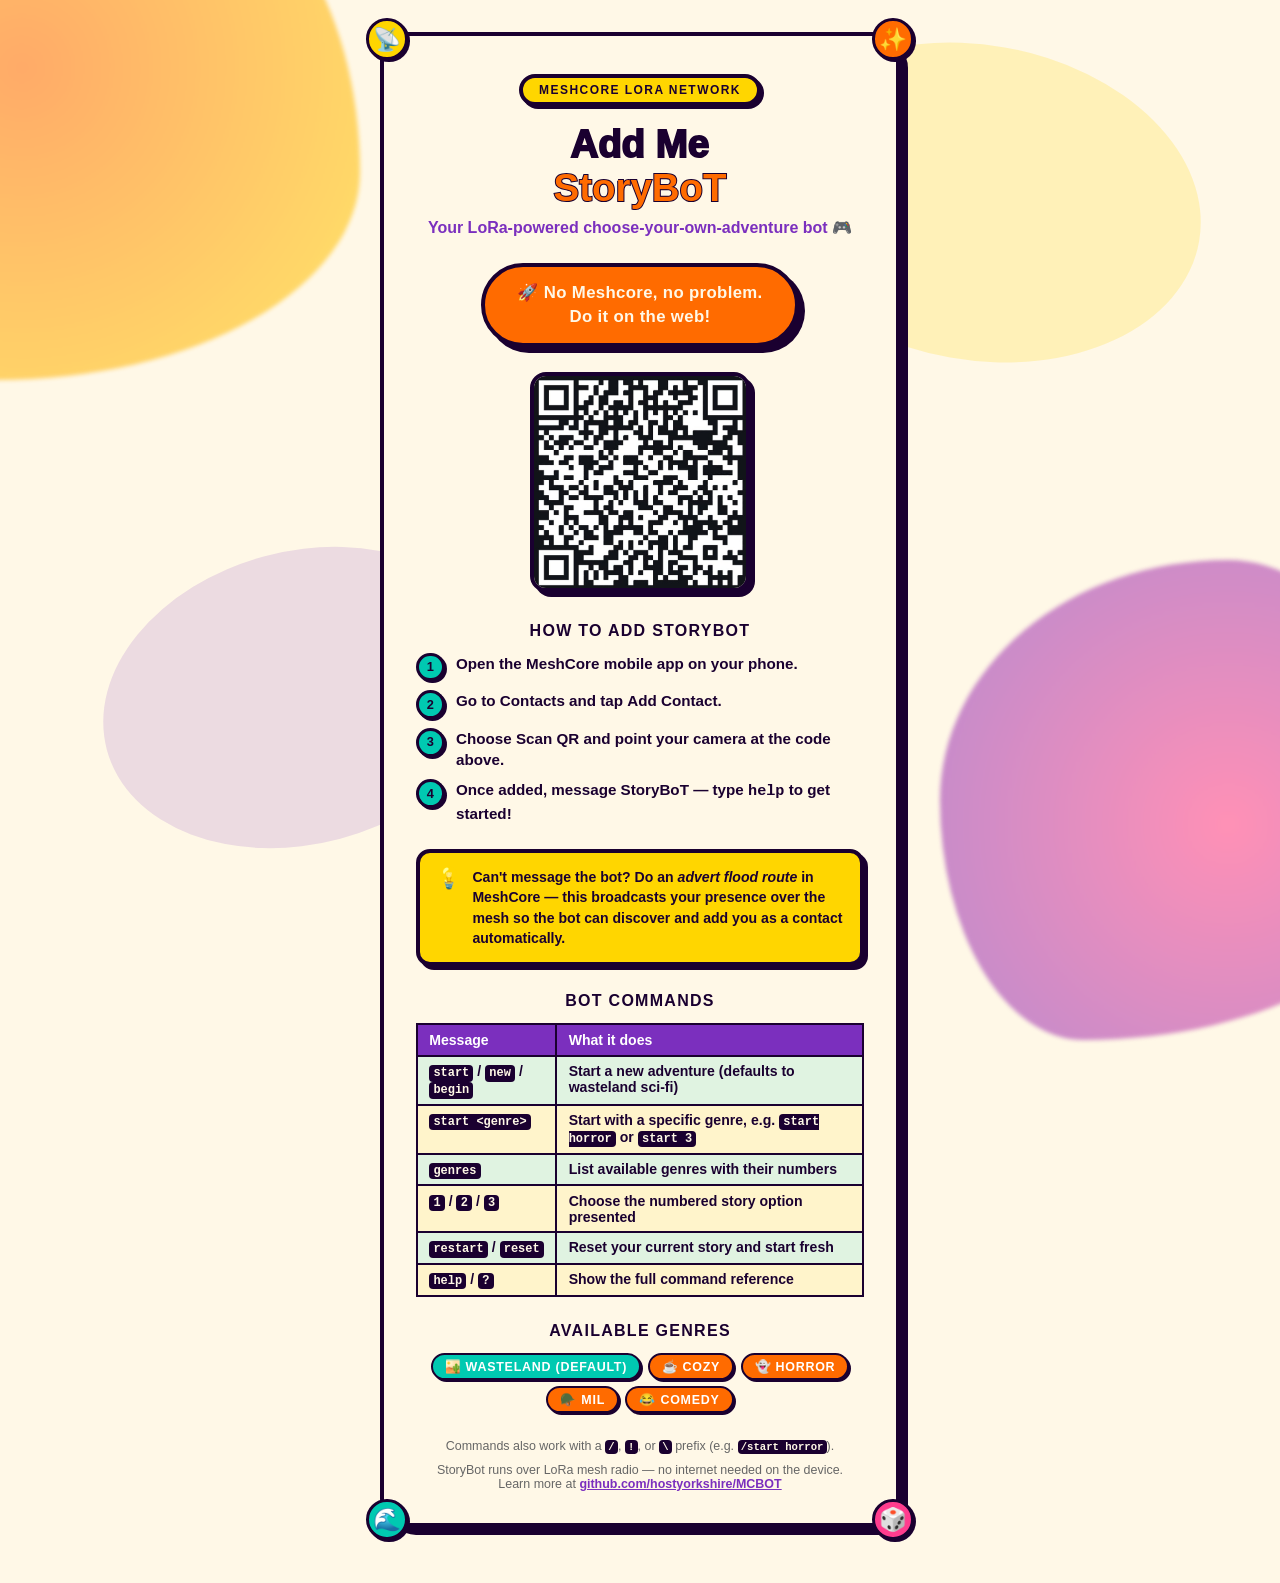
<file: website/index.html>
<!DOCTYPE html>
<html lang="en">
<head>
  <meta charset="UTF-8" />
  <meta name="viewport" content="width=device-width, initial-scale=1.0" />
  <title>Story BoT – Add Me on MeshCore</title>
  <style>
    /* ── Reset ─────────────────────────────────────────────────── */
    *, *::before, *::after { box-sizing: border-box; margin: 0; padding: 0; }

    /* ── Colour palette (bold 70s lava-lamp) ───────────────────── */
    :root {
      --blob-orange:  #FF6B00;
      --blob-yellow:  #FFD600;
      --blob-pink:    #FF3C8E;
      --blob-teal:    #00C9B1;
      --blob-purple:  #7B2FBE;
      --ink:          #1A0030;
      --cream:        #FFF8E7;
      --outline:      4px solid var(--ink);
    }

    /* ── Page background + blob shapes ─────────────────────────── */
    body {
      min-height: 100vh;
      background-color: var(--cream);
      font-family: "Trebuchet MS", "Comic Sans MS", sans-serif;
      color: var(--ink);
      overflow-x: hidden;
      display: flex;
      flex-direction: column;
      align-items: center;
      justify-content: center;
      padding: 2rem 1rem 4rem;
      position: relative;
    }

    /* Background blob decorations */
    body::before,
    body::after {
      content: "";
      position: fixed;
      z-index: 0;
      border-radius: 60% 40% 70% 30% / 50% 60% 40% 50%;
      filter: blur(2px);
      opacity: 0.55;
    }
    body::before {
      width: 520px; height: 520px;
      background: radial-gradient(circle at 35% 40%, var(--blob-orange), var(--blob-yellow));
      top: -140px; left: -160px;
    }
    body::after {
      width: 480px; height: 480px;
      background: radial-gradient(circle at 60% 55%, var(--blob-pink), var(--blob-purple));
      bottom: -140px; right: -140px;
    }

    /* Extra mid-page blobs via SVG overlay */
    .blobs-bg {
      position: fixed;
      inset: 0;
      z-index: 0;
      pointer-events: none;
      overflow: hidden;
    }
    .blobs-bg svg { width: 100%; height: 100%; }

    /* ── Card ───────────────────────────────────────────────────── */
    .card {
      position: relative;
      z-index: 1;
      background: var(--cream);
      border: var(--outline);
      border-radius: 28px;
      box-shadow: 8px 8px 0 var(--ink);
      max-width: 520px;
      width: 100%;
      padding: 2.4rem 2rem 2rem;
      text-align: center;
    }

    /* ── Sticker badge (top label) ──────────────────────────────── */
    .badge {
      display: inline-block;
      background: var(--blob-yellow);
      border: var(--outline);
      border-radius: 50px;
      font-size: 0.75rem;
      font-weight: 800;
      letter-spacing: 0.12em;
      text-transform: uppercase;
      padding: 0.3rem 1rem;
      margin-bottom: 1rem;
      box-shadow: 3px 3px 0 var(--ink);
    }

    /* ── Heading ────────────────────────────────────────────────── */
    h1 {
      font-size: clamp(1.7rem, 5vw, 2.4rem);
      font-weight: 900;
      line-height: 1.15;
      margin-bottom: 0.5rem;
      /* thick text stroke for sticker look */
      -webkit-text-stroke: 2px var(--ink);
      paint-order: stroke fill;
    }
    h1 span { color: var(--blob-orange); }

    .tagline {
      font-size: 1rem;
      font-weight: 700;
      margin-bottom: 1.6rem;
      color: var(--blob-purple);
    }

    /* ── QR frame ───────────────────────────────────────────────── */
    .qr-wrapper {
      position: relative;
      display: inline-block;
      margin-bottom: 1.6rem;
    }

    .qr-img {
      display: block;
      width: 220px;
      height: 220px;
      border: var(--outline);
      border-radius: 16px;
      box-shadow: 5px 5px 0 var(--ink);
      background: white;
    }

    /* ── Steps ──────────────────────────────────────────────────── */
    .steps-heading {
      font-size: 1rem;
      font-weight: 900;
      text-transform: uppercase;
      letter-spacing: 0.08em;
      margin-bottom: 0.8rem;
    }

    ol.steps {
      list-style: none;
      text-align: left;
      display: flex;
      flex-direction: column;
      gap: 0.55rem;
      margin-bottom: 1.6rem;
    }
    ol.steps li {
      display: flex;
      align-items: flex-start;
      gap: 0.7rem;
      font-size: 0.95rem;
      font-weight: 600;
      line-height: 1.4;
    }
    ol.steps li .num {
      flex-shrink: 0;
      width: 1.8rem;
      height: 1.8rem;
      border: 3px solid var(--ink);
      border-radius: 50%;
      background: var(--blob-teal);
      display: flex;
      align-items: center;
      justify-content: center;
      font-size: 0.8rem;
      font-weight: 900;
      box-shadow: 2px 2px 0 var(--ink);
    }

    /* ── Info pill ──────────────────────────────────────────────── */
    .info-pill {
      display: inline-block;
      background: var(--blob-pink);
      color: white;
      border: var(--outline);
      border-radius: 50px;
      padding: 0.45rem 1.2rem;
      font-size: 0.82rem;
      font-weight: 800;
      box-shadow: 3px 3px 0 var(--ink);
      margin-bottom: 1.4rem;
      text-transform: uppercase;
      letter-spacing: 0.05em;
    }

    /* ── Web chat button ────────────────────────────────────────── */
    .btn-web-chat {
      display: inline-block;
      background: var(--blob-orange);
      color: var(--cream);
      border: var(--outline);
      border-radius: 50px;
      padding: 0.9rem 2rem;
      font-size: 1.05rem;
      font-family: inherit;
      font-weight: 900;
      cursor: pointer;
      box-shadow: 6px 6px 0 var(--ink);
      text-decoration: none;
      margin-bottom: 1.6rem;
      transition: transform 80ms, box-shadow 80ms;
      letter-spacing: 0.02em;
      line-height: 1.4;
    }
    .btn-web-chat:hover,
    .btn-web-chat:focus {
      transform: translate(3px, 3px);
      box-shadow: 3px 3px 0 var(--ink);
    }

    /* ── Tap link (mobile fallback below QR) ───────────────────── */
    .qr-tap-link {
      display: block;
      margin-top: -0.8rem;
      margin-bottom: 1.2rem;
      font-size: 0.78rem;
      font-weight: 700;
      color: var(--blob-purple);
      text-decoration: underline;
      overflow-wrap: anywhere;
    }

    /* ── Commands section ───────────────────────────────────────── */
    .commands-heading {
      font-size: 1rem;
      font-weight: 900;
      text-transform: uppercase;
      letter-spacing: 0.08em;
      margin-bottom: 0.8rem;
    }

    .commands-table {
      width: 100%;
      border-collapse: collapse;
      text-align: left;
      margin-bottom: 1.6rem;
      font-size: 0.88rem;
    }
    .commands-table th {
      background: var(--blob-purple);
      color: white;
      padding: 0.45rem 0.7rem;
      font-weight: 900;
      border: 2px solid var(--ink);
    }
    .commands-table td {
      padding: 0.4rem 0.7rem;
      border: 2px solid var(--ink);
      font-weight: 600;
      vertical-align: top;
    }
    .commands-table tr:nth-child(odd) td {
      background: rgba(0, 201, 177, 0.12);
    }
    .commands-table tr:nth-child(even) td {
      background: rgba(255, 214, 0, 0.12);
    }
    .commands-table code {
      background: var(--ink);
      color: var(--cream);
      border-radius: 4px;
      padding: 0.1em 0.35em;
      font-size: 0.85em;
      font-weight: 700;
    }

    .genres-pill {
      display: flex;
      flex-wrap: wrap;
      gap: 0.4rem;
      justify-content: center;
      margin-bottom: 1.6rem;
    }
    .genre-tag {
      background: var(--blob-orange);
      color: white;
      border: 2px solid var(--ink);
      border-radius: 50px;
      padding: 0.25rem 0.75rem;
      font-size: 0.78rem;
      font-weight: 800;
      box-shadow: 2px 2px 0 var(--ink);
      text-transform: uppercase;
      letter-spacing: 0.06em;
    }
    .genre-tag.default {
      background: var(--blob-teal);
    }

    .inline-code {
      background: var(--ink);
      color: var(--cream);
      border-radius: 4px;
      padding: 0.1em 0.3em;
      font-size: 0.85em;
      font-weight: 700;
    }

    /* ── Tip note ───────────────────────────────────────────────── */
    .tip-note {
      display: flex;
      align-items: flex-start;
      gap: 0.65rem;
      background: var(--blob-yellow);
      border: var(--outline);
      border-radius: 14px;
      box-shadow: 4px 4px 0 var(--ink);
      padding: 0.85rem 1rem;
      margin-bottom: 1.6rem;
      text-align: left;
      font-size: 0.88rem;
      font-weight: 700;
      line-height: 1.45;
    }
    .tip-note .tip-icon {
      flex-shrink: 0;
      font-size: 1.3rem;
      line-height: 1;
      margin-top: 0.05rem;
    }

    /* ── Footer note ────────────────────────────────────────────── */
    .footer-note {
      font-size: 0.78rem;
      color: #666;
      margin-top: 0.6rem;
    }
    .footer-note a {
      color: var(--blob-purple);
      font-weight: 700;
      text-decoration: underline;
    }

    /* ── Decorative corner stickers ─────────────────────────────── */
    .sticker {
      position: absolute;
      border: 3px solid var(--ink);
      border-radius: 50%;
      font-size: 1.4rem;
      width: 2.6rem;
      height: 2.6rem;
      display: flex;
      align-items: center;
      justify-content: center;
      box-shadow: 2px 2px 0 var(--ink);
    }
    .sticker-tl { top: -1.1rem; left: -1.1rem; background: var(--blob-yellow); }
    .sticker-tr { top: -1.1rem; right: -1.1rem; background: var(--blob-orange); }
    .sticker-bl { bottom: -1.1rem; left: -1.1rem; background: var(--blob-teal); }
    .sticker-br { bottom: -1.1rem; right: -1.1rem; background: var(--blob-pink); }
  </style>
</head>
<body>

  <!-- ── Decorative blob SVG background ───────────────────────── -->
  <div class="blobs-bg" aria-hidden="true">
    <svg viewBox="0 0 1200 800" preserveAspectRatio="xMidYMid slice"
         xmlns="http://www.w3.org/2000/svg">
      <ellipse cx="600" cy="400" rx="220" ry="160"
               fill="#00C9B1" opacity="0.18"
               transform="rotate(25 600 400)" />
      <ellipse cx="300" cy="620" rx="180" ry="130"
               fill="#7B2FBE" opacity="0.14"
               transform="rotate(-15 300 620)" />
      <ellipse cx="900" cy="180" rx="200" ry="140"
               fill="#FFD600" opacity="0.2"
               transform="rotate(10 900 180)" />
    </svg>
  </div>

  <!-- ── Main card ─────────────────────────────────────────────── -->
  <main>
    <article class="card" aria-labelledby="page-title">

      <!-- Corner stickers -->
      <div class="sticker sticker-tl" aria-hidden="true">📡</div>
      <div class="sticker sticker-tr" aria-hidden="true">✨</div>
      <div class="sticker sticker-bl" aria-hidden="true">🌊</div>
      <div class="sticker sticker-br" aria-hidden="true">🎲</div>

      <!-- Badge -->
      <p class="badge">MeshCore LoRa Network</p>

      <!-- Heading -->
      <h1 id="page-title">Add Me<br><span>StoryBoT</span></h1>
      <p class="tagline">Your LoRa-powered choose-your-own-adventure bot 🎮</p>

      <!-- Web chat call-to-action -->
      <a href="chat.html" class="btn-web-chat">
        🚀 No Meshcore, no problem.<br>Do it on the web!
      </a>

      <!-- QR code area -->
      <div class="qr-wrapper" role="img" aria-label="QR code to add StoryBoT as a MeshCore contact">
        <img
          id="qr-image"
          class="qr-img"
          src="qr.png"
          alt="QR code for adding StoryBoT on MeshCore"
          width="220"
          height="220"
        />
      </div>

      <!-- How-to steps -->
      <h2 class="steps-heading">How to add StoryBoT</h2>
      <ol class="steps" aria-label="Steps to add MCBOT on MeshCore">
        <li>
          <span class="num" aria-hidden="true">1</span>
          <span>Open the <strong>MeshCore</strong> mobile app on your phone.</span>
        </li>
        <li>
          <span class="num" aria-hidden="true">2</span>
          <span>Go to <strong>Contacts</strong> and tap <strong>Add Contact</strong>.</span>
        </li>
        <li>
          <span class="num" aria-hidden="true">3</span>
          <span>Choose <strong>Scan QR</strong> and point your camera at the code above.</span>
        </li>
        <li>
          <span class="num" aria-hidden="true">4</span>
          <span>Once added, message StoryBoT — type <code>help</code> to get started!</span>
        </li>
      </ol>

      <!-- Advert flood tip -->
      <div class="tip-note" role="note" aria-label="Tip: if you cannot message the bot">
        <span class="tip-icon" aria-hidden="true">💡</span>
        <span>
          <strong>Can't message the bot?</strong> Do an <em>advert flood route</em> in MeshCore
          — this broadcasts your presence over the mesh so the bot can discover and add you as a contact automatically.
        </span>
      </div>

      <!-- Bot commands reference -->
      <h2 class="commands-heading">Bot Commands</h2>
      <table class="commands-table" aria-label="Bot command reference">
        <thead>
          <tr>
            <th scope="col">Message</th>
            <th scope="col">What it does</th>
          </tr>
        </thead>
        <tbody>
          <tr>
            <td><code>start</code> / <code>new</code> / <code>begin</code></td>
            <td>Start a new adventure (defaults to wasteland sci-fi)</td>
          </tr>
          <tr>
            <td><code>start &lt;genre&gt;</code></td>
            <td>Start with a specific genre, e.g. <code>start horror</code> or <code>start 3</code></td>
          </tr>
          <tr>
            <td><code>genres</code></td>
            <td>List available genres with their numbers</td>
          </tr>
          <tr>
            <td><code>1</code> / <code>2</code> / <code>3</code></td>
            <td>Choose the numbered story option presented</td>
          </tr>
          <tr>
            <td><code>restart</code> / <code>reset</code></td>
            <td>Reset your current story and start fresh</td>
          </tr>
          <tr>
            <td><code>help</code> / <code>?</code></td>
            <td>Show the full command reference</td>
          </tr>
        </tbody>
      </table>

      <!-- Available genres -->
      <h2 class="commands-heading">Available Genres</h2>
      <div class="genres-pill" aria-label="Available story genres">
        <span class="genre-tag default">🏜️ wasteland (default)</span>
        <span class="genre-tag">☕ cozy</span>
        <span class="genre-tag">👻 horror</span>
        <span class="genre-tag">🪖 mil</span>
        <span class="genre-tag">😂 comedy</span>
      </div>

      <p class="footer-note">
        Commands also work with a <code class="inline-code">/</code>,
        <code class="inline-code">!</code>, or
        <code class="inline-code">\</code> prefix (e.g. <code class="inline-code">/start horror</code>).
      </p>

      <p class="footer-note">
        StoryBot runs over LoRa mesh radio — no internet needed on the device.<br>
        Learn more at
        <a href="https://github.com/hostyorkshire/MCBOT" target="_blank" rel="noopener">
          github.com/hostyorkshire/MCBOT
        </a>
      </p>

    </article>
  </main>

</body>
</html>
</file>
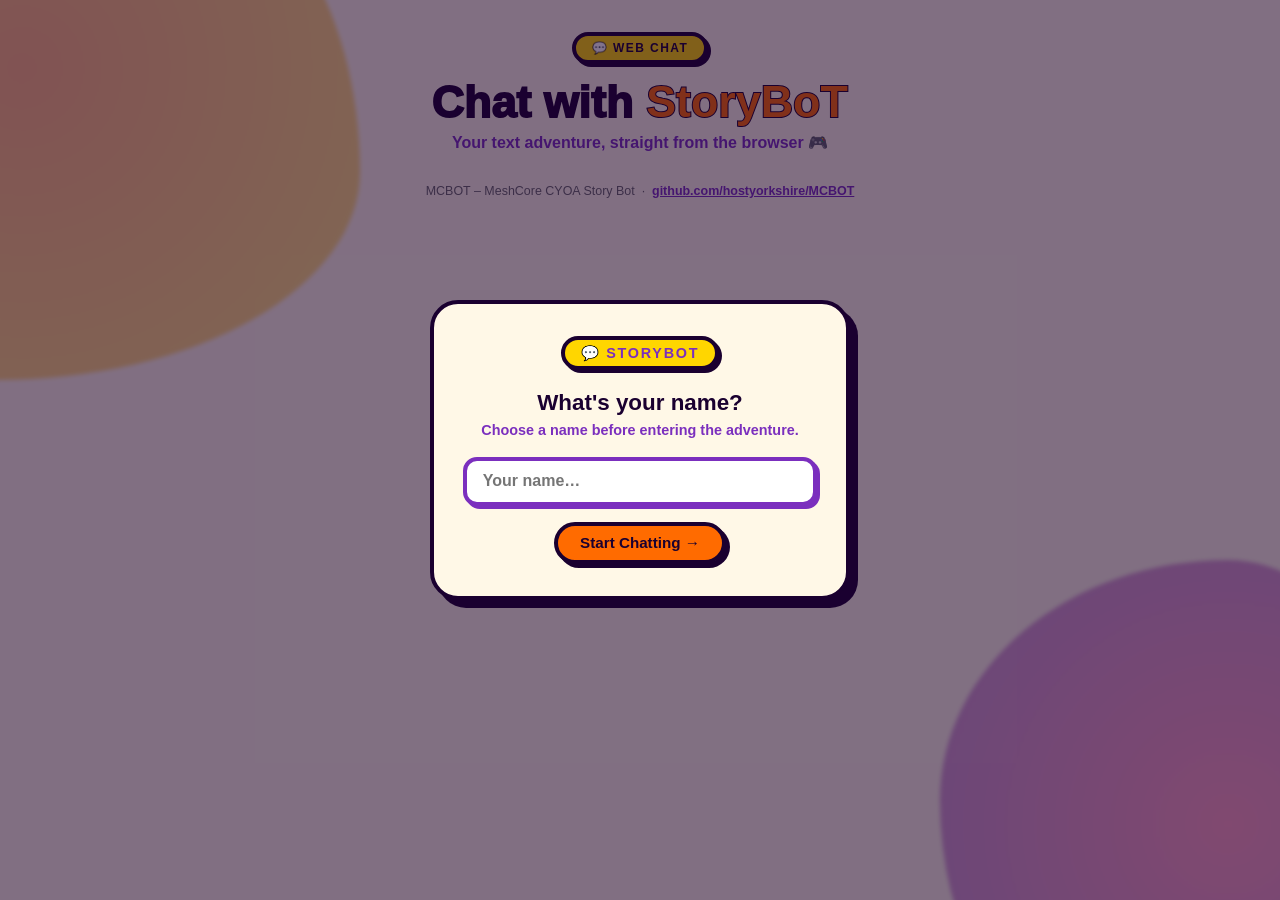
<file: website/chat.html>
<!DOCTYPE html>
<html lang="en">
<head>
  <meta charset="UTF-8" />
  <meta name="viewport" content="width=device-width, initial-scale=1.0" />
  <title>Chat with StoryBoT</title>

  <style>
    /* ── Reset ────────────────────────────────────────────────────────── */
    *, *::before, *::after { box-sizing: border-box; margin: 0; padding: 0; }

    /* ── Colour palette (matches dashboard/static/style.css) ──────────── */
    :root {
      --blob-orange:  #FF6B00;
      --blob-yellow:  #FFD600;
      --blob-pink:    #FF3C8E;
      --blob-teal:    #00C9B1;
      --blob-purple:  #7B2FBE;
      --ink:          #1A0030;
      --cream:        #FFF8E7;
      --outline:      4px solid var(--ink);
    }

    /* ── Page background + blob shapes ───────────────────────────────── */
    body {
      min-height: 100vh;
      background-color: var(--cream);
      font-family: "Trebuchet MS", "Comic Sans MS", sans-serif;
      color: var(--ink);
      overflow-x: hidden;
      padding: 2rem 1rem 4rem;
      position: relative;
    }

    body::before,
    body::after {
      content: "";
      position: fixed;
      z-index: 0;
      border-radius: 60% 40% 70% 30% / 50% 60% 40% 50%;
      filter: blur(2px);
      opacity: 0.45;
      pointer-events: none;
    }
    body::before {
      width: 520px; height: 520px;
      background: radial-gradient(circle at 35% 40%, var(--blob-orange), var(--blob-yellow));
      top: -140px; left: -160px;
    }
    body::after {
      width: 480px; height: 480px;
      background: radial-gradient(circle at 60% 55%, var(--blob-pink), var(--blob-purple));
      bottom: -140px; right: -140px;
    }

    /* ── Layout ───────────────────────────────────────────────────────── */
    .page-wrapper {
      position: relative;
      z-index: 1;
      max-width: 760px;
      margin: 0 auto;
    }

    /* ── Header ───────────────────────────────────────────────────────── */
    header {
      text-align: center;
      margin-bottom: 2rem;
    }

    header h1 {
      font-size: clamp(1.8rem, 5vw, 2.8rem);
      font-weight: 900;
      -webkit-text-stroke: 2px var(--ink);
      paint-order: stroke fill;
      line-height: 1.15;
      margin-bottom: 0.3rem;
    }
    header h1 span { color: var(--blob-orange); }

    header .tagline {
      font-size: 1rem;
      font-weight: 700;
      color: var(--blob-purple);
    }

    /* ── Badge ────────────────────────────────────────────────────────── */
    .badge {
      display: inline-block;
      background: var(--blob-yellow);
      border: var(--outline);
      border-radius: 50px;
      font-size: 0.75rem;
      font-weight: 800;
      letter-spacing: 0.12em;
      text-transform: uppercase;
      padding: 0.3rem 1rem;
      margin-bottom: 0.8rem;
      box-shadow: 3px 3px 0 var(--ink);
    }

    /* ── Cards ────────────────────────────────────────────────────────── */
    .card {
      position: relative;
      background: var(--cream);
      border: var(--outline);
      border-radius: 28px;
      box-shadow: 8px 8px 0 var(--ink);
      padding: 1.8rem 1.6rem;
      margin-bottom: 1.6rem;
    }

    .card h2 {
      font-size: 1.1rem;
      font-weight: 900;
      text-transform: uppercase;
      letter-spacing: 0.08em;
      margin-bottom: 1rem;
    }

    /* ── Error banner ─────────────────────────────────────────────────── */
    .error-banner {
      background: var(--blob-pink);
      color: white;
      border: var(--outline);
      border-radius: 14px;
      padding: 0.7rem 1rem;
      font-weight: 800;
      font-size: 0.9rem;
      margin-bottom: 1rem;
      display: none;
    }
    .error-banner.visible { display: block; }

    /* ── Name overlay ─────────────────────────────────────────────────── */
    #name-overlay {
      position: fixed;
      inset: 0;
      z-index: 100;
      background: rgba(26, 0, 48, 0.55);
      display: flex;
      align-items: center;
      justify-content: center;
      padding: 1rem;
    }

    #name-overlay.hidden { display: none; }

    .name-card {
      background: var(--cream);
      border: var(--outline);
      border-radius: 28px;
      box-shadow: 8px 8px 0 var(--ink);
      padding: 2rem 1.8rem;
      width: 100%;
      max-width: 420px;
      text-align: center;
    }

    .name-card h2 {
      font-size: 1.4rem;
      font-weight: 900;
      margin-bottom: 0.4rem;
    }

    .name-card p {
      font-size: 0.9rem;
      font-weight: 600;
      color: var(--blob-purple);
      margin-bottom: 1.2rem;
    }

    .name-input {
      width: 100%;
      padding: 0.7rem 1rem;
      font-size: 1rem;
      font-family: inherit;
      font-weight: 700;
      border: var(--outline);
      border-radius: 14px;
      background: white;
      color: var(--ink);
      box-shadow: 3px 3px 0 var(--ink);
      margin-bottom: 1rem;
      outline: none;
    }
    .name-input:focus {
      border-color: var(--blob-purple);
      box-shadow: 3px 3px 0 var(--blob-purple);
    }

    /* ── Buttons ──────────────────────────────────────────────────────── */
    .btn {
      display: inline-block;
      background: var(--blob-orange);
      color: var(--ink);
      border: var(--outline);
      border-radius: 50px;
      padding: 0.55rem 1.4rem;
      font-size: 0.95rem;
      font-family: inherit;
      font-weight: 800;
      cursor: pointer;
      box-shadow: 4px 4px 0 var(--ink);
      transition: transform 80ms, box-shadow 80ms;
      text-decoration: none;
    }
    .btn:active {
      transform: translate(2px, 2px);
      box-shadow: 2px 2px 0 var(--ink);
    }
    .btn:disabled {
      opacity: 0.55;
      cursor: not-allowed;
      transform: none;
      box-shadow: 4px 4px 0 var(--ink);
    }

    .btn-sm {
      font-size: 0.75rem;
      padding: 0.28rem 0.8rem;
      box-shadow: 2px 2px 0 var(--ink);
    }

    .btn-teal {
      background: var(--blob-teal);
    }

    /* ── Chat interface ───────────────────────────────────────────────── */
    #chat-section { display: none; }
    #chat-section.visible { display: block; }

    .chat-header {
      display: flex;
      align-items: center;
      justify-content: space-between;
      flex-wrap: wrap;
      gap: 0.5rem;
      margin-bottom: 1.2rem;
    }

    .chat-header h2 {
      margin-bottom: 0;
    }

    .chat-user-info {
      display: flex;
      align-items: center;
      gap: 0.5rem;
      font-size: 0.85rem;
      font-weight: 700;
    }

    .chat-username-label {
      background: var(--blob-purple);
      color: white;
      border: 2px solid var(--ink);
      border-radius: 50px;
      padding: 0.2rem 0.7rem;
      font-size: 0.78rem;
      font-weight: 800;
      box-shadow: 2px 2px 0 var(--ink);
    }

    /* ── Message list ─────────────────────────────────────────────────── */
    #chat-messages {
      display: flex;
      flex-direction: column;
      gap: 0.75rem;
      max-height: 520px;
      overflow-y: auto;
      padding: 0.5rem 0.2rem;
      margin-bottom: 1.2rem;
      scroll-behavior: smooth;
    }

    .chat-msg {
      display: flex;
      flex-direction: column;
      max-width: 85%;
    }

    .chat-msg--bot {
      align-self: flex-start;
    }

    .chat-msg--user {
      align-self: flex-end;
    }

    .chat-msg__label {
      font-size: 0.65rem;
      font-weight: 900;
      text-transform: uppercase;
      letter-spacing: 0.1em;
      color: var(--blob-purple);
      margin-bottom: 0.2rem;
    }

    .chat-msg--user .chat-msg__label {
      text-align: right;
      color: var(--blob-orange);
    }

    .chat-msg__bubble {
      padding: 0.6rem 0.9rem;
      border: 2px solid var(--ink);
      border-radius: 14px;
      font-size: 0.9rem;
      font-weight: 600;
      white-space: pre-wrap;
      word-break: break-word;
      box-shadow: 3px 3px 0 var(--ink);
      line-height: 1.4;
    }

    .chat-msg--bot .chat-msg__bubble {
      background: rgba(0, 201, 177, 0.14);
      border-radius: 4px 14px 14px 14px;
    }

    .chat-msg--user .chat-msg__bubble {
      background: rgba(255, 107, 0, 0.1);
      border-radius: 14px 14px 4px 14px;
    }

    /* Typing indicator bubble */
    .chat-msg--typing .chat-msg__bubble {
      background: rgba(0, 201, 177, 0.08);
      color: #666;
      font-style: italic;
    }

    /* ── Chat input area ─────────────────────────────────────────────── */
    .chat-input-row {
      display: flex;
      gap: 0.6rem;
      align-items: flex-end;
    }

    #chat-input {
      flex: 1;
      padding: 0.65rem 1rem;
      font-size: 0.95rem;
      font-family: inherit;
      font-weight: 600;
      border: var(--outline);
      border-radius: 14px;
      background: white;
      color: var(--ink);
      box-shadow: 3px 3px 0 var(--ink);
      resize: none;
      outline: none;
      min-height: 80px;
      max-height: 120px;
      overflow-y: auto;
    }
    #chat-input:focus {
      border-color: var(--blob-teal);
      box-shadow: 3px 3px 0 var(--blob-teal);
    }

    #btn-send {
      align-self: stretch;
    }

    /* ── Quick-reply pills ────────────────────────────────────────────── */
    .quick-replies {
      display: flex;
      flex-wrap: wrap;
      gap: 0.5rem;
      margin-bottom: 0.75rem;
    }

    .btn-pill {
      background: var(--blob-purple);
      color: white;
      border: 2px solid var(--ink);
      border-radius: 50px;
      font-size: 0.8rem;
      padding: 0.3rem 0.9rem;
      box-shadow: 2px 2px 0 var(--ink);
    }

    /* ── Footer ───────────────────────────────────────────────────────── */
    footer {
      text-align: center;
      font-size: 0.78rem;
      color: #666;
      margin-top: 2rem;
    }
    footer a {
      color: var(--blob-purple);
      font-weight: 700;
      text-decoration: underline;
    }

    /* ── Responsive ───────────────────────────────────────────────────── */
    @media (max-width: 540px) {
      #chat-messages { max-height: 45vh; }
      .chat-msg { max-width: 95%; }
      .chat-input-row { flex-direction: column; }
      #btn-send { width: 100%; align-self: auto; }
      #chat-input { font-size: 1rem; }
    }
  </style>
</head>
<body>

  <!-- ── Name prompt overlay ──────────────────────────────────────── -->
  <div id="name-overlay" role="dialog" aria-modal="true" aria-labelledby="overlay-heading">
    <div class="name-card">
      <p class="badge">💬 StoryBoT</p>
      <h2 id="overlay-heading">What's your name?</h2>
      <p>Choose a name before entering the adventure.</p>
      <input
        id="name-input"
        class="name-input"
        type="text"
        maxlength="32"
        placeholder="Your name…"
        autocomplete="off"
        aria-label="Your display name"
      />
      <br />
      <button class="btn" id="btn-set-name" onclick="setName()">Start Chatting →</button>
    </div>
  </div>

  <!-- ── Main page ────────────────────────────────────────────────── -->
  <div class="page-wrapper">

    <!-- ── Header ──────────────────────────────────────────────────── -->
    <header>
      <p class="badge">💬 Web Chat</p>
      <h1>Chat with <span>StoryBoT</span></h1>
      <p class="tagline">Your text adventure, straight from the browser 🎮</p>
    </header>

    <!-- ── Error banner ────────────────────────────────────────────── -->
    <div class="error-banner" id="error-banner" role="alert"></div>

    <!-- ── Chat card ───────────────────────────────────────────────── -->
    <section id="chat-section" class="card" aria-label="Chat window">

      <div class="chat-header">
        <h2>🤖 Adventure Chat</h2>
        <div class="chat-user-info">
          <span>Chatting as</span>
          <span class="chat-username-label" id="display-name">…</span>
          <button class="btn btn-sm" onclick="changeName()">✏️ Change</button>
        </div>
      </div>

      <!-- Messages list -->
      <div id="chat-messages" role="log" aria-live="polite" aria-label="Chat messages"></div>

      <!-- Quick-reply pills -->
      <div class="quick-replies" id="quick-replies">
        <button class="btn btn-pill" onclick="quickReply('start')">▶ start</button>
        <button class="btn btn-pill" onclick="quickReply('yes')">✅ yes</button>
        <button class="btn btn-pill" onclick="quickReply('no')">❌ no</button>
        <button class="btn btn-pill" onclick="quickReply('1')">1</button>
        <button class="btn btn-pill" onclick="quickReply('2')">2</button>
        <button class="btn btn-pill" onclick="quickReply('3')">3</button>
      </div>

      <!-- Input row -->
      <div class="chat-input-row">
      <textarea
          id="chat-input"
          rows="1"
          maxlength="500"
          placeholder="Type a message… (Enter to send, Shift+Enter for new line)"
          aria-label="Chat message input"
        ></textarea>
        <button class="btn btn-teal" id="btn-send" onclick="sendMessage()">Send ➤</button>
      </div>

    </section>

    <!-- ── Footer ──────────────────────────────────────────────────── -->
    <footer>
      MCBOT – MeshCore CYOA Story Bot &nbsp;·&nbsp;
      <a href="https://github.com/hostyorkshire/MCBOT" target="_blank" rel="noopener">
        github.com/hostyorkshire/MCBOT
      </a>
    </footer>

  </div><!-- /.page-wrapper -->

  <script>
    // ── Configuration ──────────────────────────────────────────────────
    // Set CHAT_API_BASE to your Cloudflare Tunnel URL if this file is
    // served from a different domain than the bot (e.g. a cPanel website).
    // Example: const CHAT_API_BASE = "https://bot.yourdomain.com";
    // Leave as "" to use the same origin (when served directly from the bot).
    const CHAT_API_BASE = "";
    const CHAT_ENDPOINT = CHAT_API_BASE + "/chat";

    // ── localStorage keys ──────────────────────────────────────────────
    const KEY_NAME    = "mcbot_chat_name";
    const KEY_USER_ID = "mcbot_chat_user_id";

    // ── State ──────────────────────────────────────────────────────────
    let userName = "";
    let userId   = "";
    let sending  = false;

    // ── Initialise ─────────────────────────────────────────────────────
    function init() {
      // Warn about common misconfigurations before the user tries to send.
      if (!CHAT_ENDPOINT) {
        console.warn("MCBOT chat: CHAT_API_BASE is empty – requests will fail. " +
          "Set CHAT_API_BASE to your bot's public URL (e.g. https://bot.yourdomain.com).");
      } else if (location.protocol === "https:" && CHAT_ENDPOINT.startsWith("http://")) {
        // Browsers block mixed content: HTTPS page loading HTTP resources.
        // The reverse (HTTP page → HTTPS endpoint) is allowed by browsers.
        console.warn("MCBOT chat: Mixed-content issue – the page is served over HTTPS " +
          "but CHAT_ENDPOINT is HTTP (" + CHAT_ENDPOINT + "). Browsers block such requests. " +
          "Update CHAT_API_BASE to use HTTPS.");
      } else {
        console.info("MCBOT chat: endpoint =", CHAT_ENDPOINT);
      }

      userName = localStorage.getItem(KEY_NAME) || "";
      userId   = localStorage.getItem(KEY_USER_ID) || "";

      // Generate a stable UUID for this browser session if absent.
      if (!userId) {
        userId = crypto.randomUUID();
        localStorage.setItem(KEY_USER_ID, userId);
      }

      if (userName.trim()) {
        showChat();
      } else {
        document.getElementById("name-overlay").classList.remove("hidden");
        document.getElementById("name-input").focus();
      }

      // Allow pressing Enter in the name input to confirm.
      document.getElementById("name-input").addEventListener("keydown", e => {
        if (e.key === "Enter") { e.preventDefault(); setName(); }
      });

      // Allow Enter (without Shift) to send, Shift+Enter for newline.
      document.getElementById("chat-input").addEventListener("keydown", e => {
        if (e.key === "Enter" && !e.shiftKey) { e.preventDefault(); sendMessage(); }
      });
    }

    // ── Set name and reveal chat ────────────────────────────────────────
    function setName() {
      const input = document.getElementById("name-input");
      const name = input.value.trim();
      if (!name) {
        input.focus();
        input.style.borderColor = "var(--blob-pink)";
        return;
      }
      input.style.borderColor = "";
      userName = name;
      localStorage.setItem(KEY_NAME, userName);
      document.getElementById("name-overlay").classList.add("hidden");
      showChat();
    }

    // ── Allow user to change their display name ─────────────────────────
    function changeName() {
      const overlay = document.getElementById("name-overlay");
      const nameInput = document.getElementById("name-input");
      nameInput.value = userName;
      overlay.classList.remove("hidden");
      nameInput.focus();
      nameInput.select();
    }

    // ── Reveal and initialise the chat UI ──────────────────────────────
    function showChat() {
      document.getElementById("display-name").textContent = userName;
      const section = document.getElementById("chat-section");
      section.classList.add("visible");
      if (!section.dataset.welcomed) {
        section.dataset.welcomed = "1";
        appendBotMessage(
          "👋 Welcome, " + escHtml(userName) + "! I'm StoryBoT.\n\n" +
          "Type 'start' to begin a new adventure, or ask me anything."
        );
      }
      document.getElementById("chat-input").focus();
    }

    // ── Send a message ─────────────────────────────────────────────────
    async function sendMessage() {
      if (sending) return;
      const input   = document.getElementById("chat-input");
      const message = input.value.trim();
      if (!message) return;

      input.value = "";
      input.style.height = "auto";

      hideError();
      appendUserMessage(message);

      const typingId = appendTypingIndicator();
      toggleSending(true);

      try {
        const res = await fetch(CHAT_ENDPOINT, {
          method: "POST",
          headers: { "Content-Type": "application/json" },
          body: JSON.stringify({ message, user_id: userId, user_name: userName }),
        });

        removeMessage(typingId);

        if (!res.ok) {
          let errMsg = "The bot returned an error (" + res.status + ").";
          try {
            const errBody = await res.json();
            if (errBody && errBody.error) errMsg = errBody.error;
          } catch (_) { /* ignore */ }
          showError(errMsg);
          return;
        }

        const data = await res.json();
        appendBotMessage(data.reply || "(no reply)");
      } catch (err) {
        removeMessage(typingId);
        // Include the resolved endpoint in the error so misconfigurations are
        // immediately visible without needing to open DevTools.
        const endpointInfo = CHAT_ENDPOINT
          ? " (endpoint: " + CHAT_ENDPOINT + ")"
          : " (no endpoint configured)";
        showError("Could not reach the bot. Check your connection and the API URL." + endpointInfo);
        console.error("Chat fetch error:", err, "Endpoint:", CHAT_ENDPOINT);
      } finally {
        toggleSending(false);
        input.focus();
      }
    }

    // ── UI helpers ──────────────────────────────────────────────────────
    let _msgCounter = 0;

    function appendBotMessage(text) {
      const id = "msg-" + (++_msgCounter);
      const messages = document.getElementById("chat-messages");
      const el = document.createElement("div");
      el.className = "chat-msg chat-msg--bot";
      el.id = id;
      el.innerHTML =
        '<div class="chat-msg__label">StoryBoT</div>' +
        '<div class="chat-msg__bubble">' + escHtml(text) + '</div>';
      messages.appendChild(el);
      scrollToBottom();
      return id;
    }

    function appendUserMessage(text) {
      const id = "msg-" + (++_msgCounter);
      const messages = document.getElementById("chat-messages");
      const el = document.createElement("div");
      el.className = "chat-msg chat-msg--user";
      el.id = id;
      el.innerHTML =
        '<div class="chat-msg__label">' + escHtml(userName) + '</div>' +
        '<div class="chat-msg__bubble">' + escHtml(text) + '</div>';
      messages.appendChild(el);
      scrollToBottom();
      return id;
    }

    function appendTypingIndicator() {
      const id = "msg-" + (++_msgCounter);
      const messages = document.getElementById("chat-messages");
      const el = document.createElement("div");
      el.className = "chat-msg chat-msg--bot chat-msg--typing";
      el.id = id;
      el.innerHTML =
        '<div class="chat-msg__label">StoryBoT</div>' +
        '<div class="chat-msg__bubble">StoryBoT is thinking…</div>';
      messages.appendChild(el);
      scrollToBottom();
      return id;
    }

    function removeMessage(id) {
      const el = document.getElementById(id);
      if (el) el.remove();
    }

    function scrollToBottom() {
      const messages = document.getElementById("chat-messages");
      messages.scrollTop = messages.scrollHeight;
    }

    function toggleSending(state) {
      sending = state;
      document.getElementById("btn-send").disabled  = state;
      document.getElementById("chat-input").disabled = state;
      document.querySelectorAll(".btn-pill").forEach(b => b.disabled = state);
    }

    function quickReply(text) {
      const input = document.getElementById("chat-input");
      input.value = text;
      sendMessage();
    }

    function showError(msg) {
      const banner = document.getElementById("error-banner");
      banner.textContent = "⚠️ " + msg;
      banner.classList.add("visible");
    }

    function hideError() {
      document.getElementById("error-banner").classList.remove("visible");
    }

    // ── Sanitise output to prevent XSS ─────────────────────────────────
    function escHtml(str) {
      return String(str)
        .replace(/&/g, "&amp;")
        .replace(/</g, "&lt;")
        .replace(/>/g, "&gt;")
        .replace(/"/g, "&quot;");
    }

    // ── Boot ────────────────────────────────────────────────────────────
    init();
  </script>

</body>
</html>
</file>
